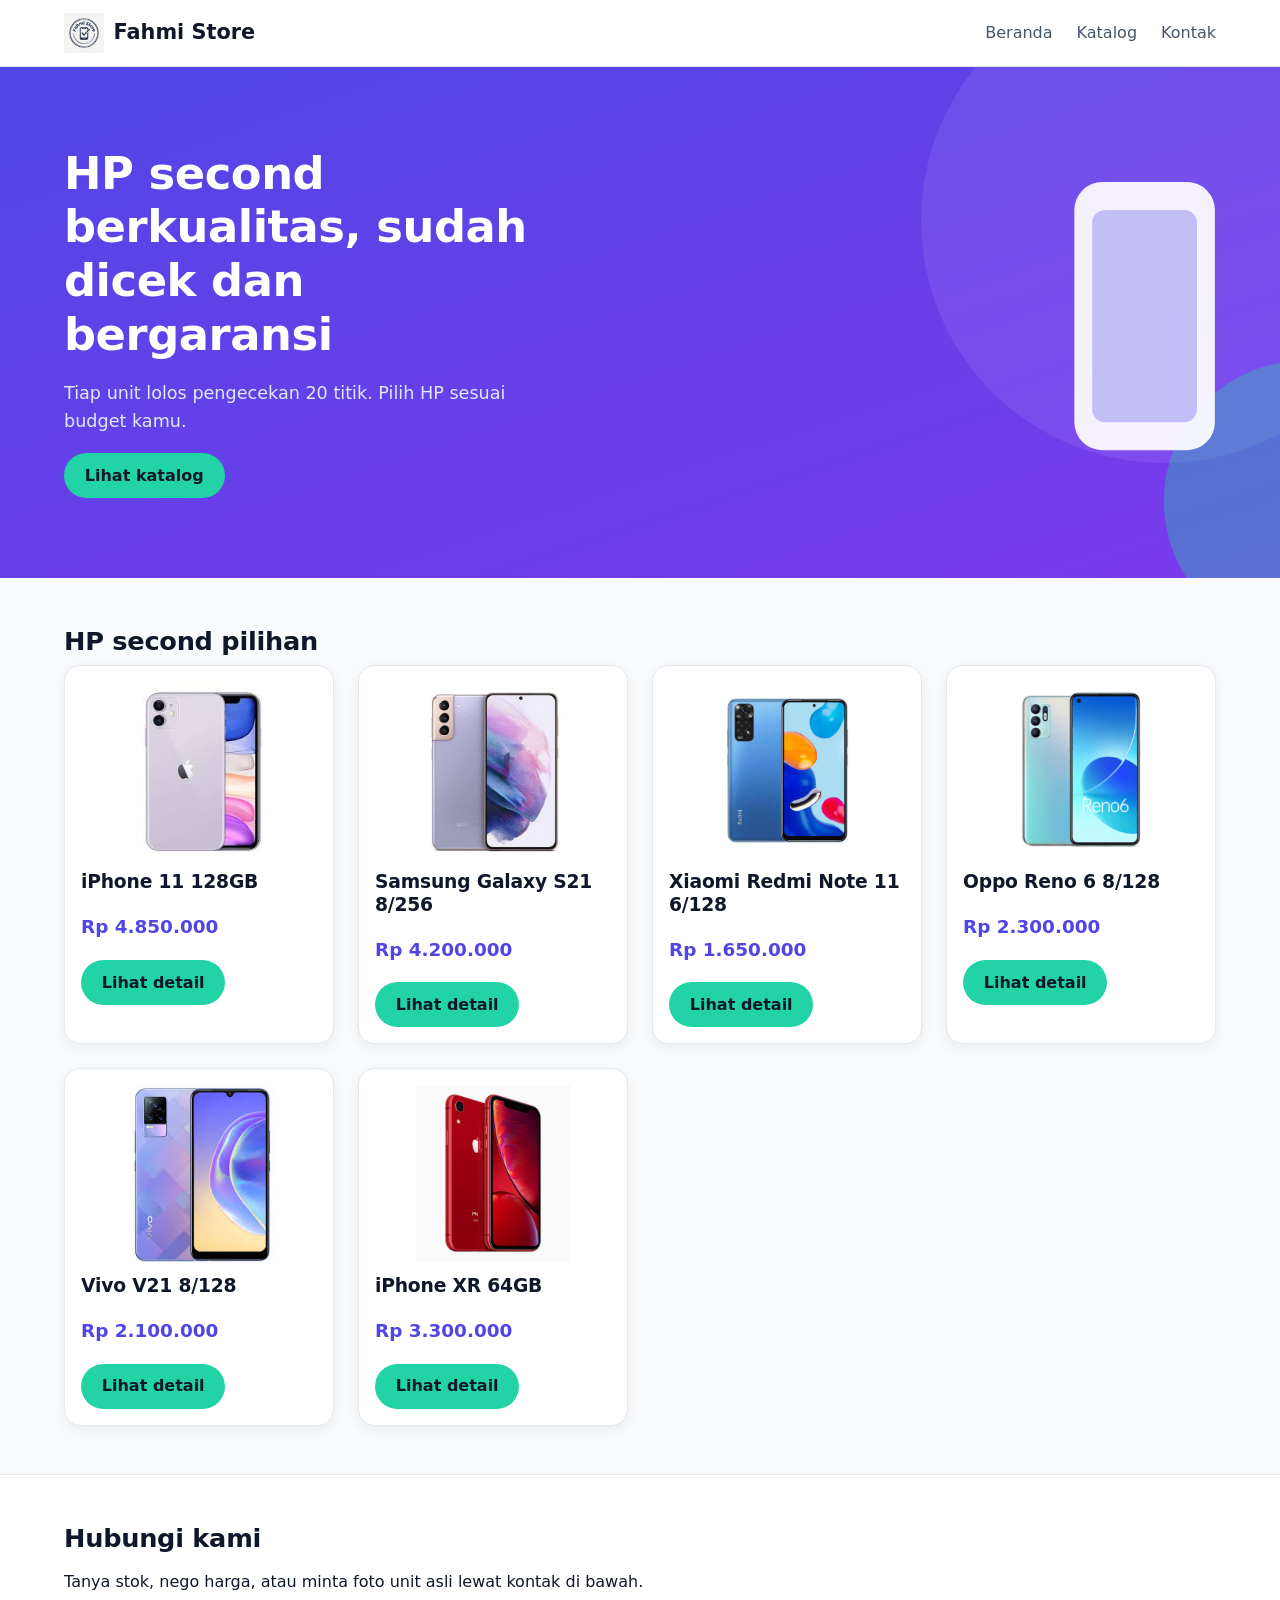
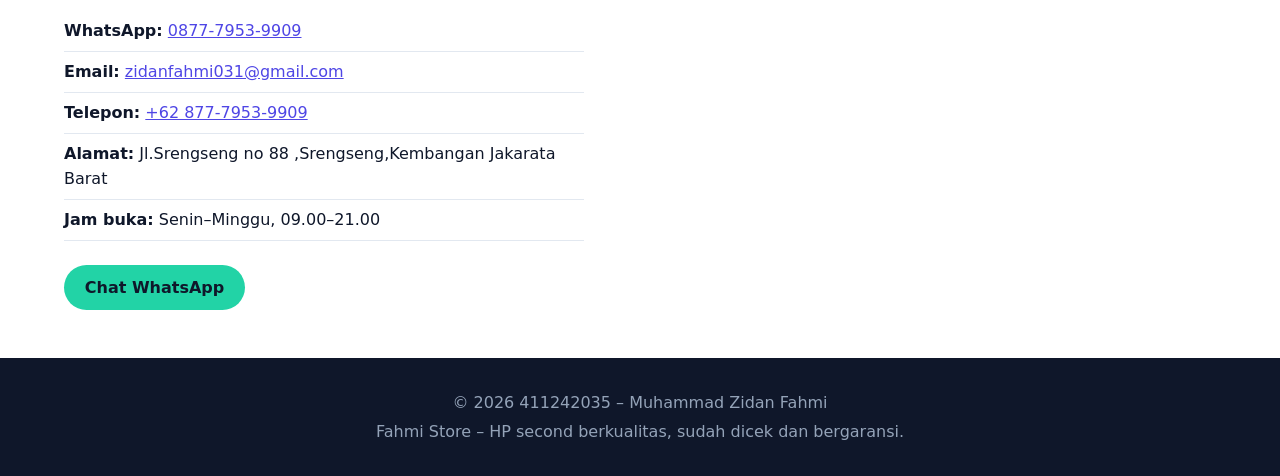
<file: index.html>
<!DOCTYPE html>
<html lang="id">
<head>
  <meta charset="UTF-8">
  <meta name="viewport" content="width=device-width, initial-scale=1.0">
  <title>Fahmi Store - Katalog HP Second Berkualitas</title>
  <link rel="stylesheet" href="css/style.css">
</head>
<body>
  <header id="header">
    <a href="index.html" class="logo"><img src="images/logo_fahmi.jpg" alt="Logo Fahmi Store" width="40" height="40"><span>Fahmi Store</span></a>
    <nav>
      <ul>
        <li><a href="index.html">Beranda</a></li>
        <li><a href="index.html#produk">Katalog</a></li>
        <li><a href="index.html#kontak">Kontak</a></li>
      </ul>
    </nav>
  </header>

  <section id="banner">
    <div class="banner-teks">
      <h1>HP second berkualitas, sudah dicek dan bergaransi</h1>
      <p>Tiap unit lolos pengecekan 20 titik. Pilih HP sesuai budget kamu.</p>
      <a href="#produk" class="btn">Lihat katalog</a>
    </div>
  </section>

  <main id="produk">
    <h2>HP second pilihan</h2>
    <div class="grid">
      <article class="card">
        <img src="images/produk-1.jpg" alt="iPhone 11 128GB">
        <h3>iPhone 11 128GB</h3>
        <p class="harga">Rp 4.850.000</p>
        <a href="produk-1.html" class="btn">Lihat detail</a>
      </article>
      <article class="card">
        <img src="images/produk-2.jpg" alt="Samsung Galaxy S21 8/256">
        <h3>Samsung Galaxy S21 8/256</h3>
        <p class="harga">Rp 4.200.000</p>
        <a href="produk-2.html" class="btn">Lihat detail</a>
      </article>
      <article class="card">
        <img src="images/produk-3.jpg" alt="Xiaomi Redmi Note 11 6/128">
        <h3>Xiaomi Redmi Note 11 6/128</h3>
        <p class="harga">Rp 1.650.000</p>
        <a href="produk-3.html" class="btn">Lihat detail</a>
      </article>
      <article class="card">
        <img src="images/produk-4.jpg" alt="Oppo Reno 6 8/128">
        <h3>Oppo Reno 6 8/128</h3>
        <p class="harga">Rp 2.300.000</p>
        <a href="produk-4.html" class="btn">Lihat detail</a>
      </article>
      <article class="card">
        <img src="images/produk-5.jpg" alt="Vivo V21 8/128">
        <h3>Vivo V21 8/128</h3>
        <p class="harga">Rp 2.100.000</p>
        <a href="produk-5.html" class="btn">Lihat detail</a>
      </article>
      <article class="card">
        <img src="images/produk-6.jpg" alt="iPhone XR 64GB">
        <h3>iPhone XR 64GB</h3>
        <p class="harga">Rp 3.300.000</p>
        <a href="produk-6.html" class="btn">Lihat detail</a>
      </article>
    </div>
  </main>

  <section id="kontak">
    <h2>Hubungi kami</h2>
    <p>Tanya stok, nego harga, atau minta foto unit asli lewat kontak di bawah.</p>
    <ul class="kontak-list">
      <li><strong>WhatsApp:</strong> <a href="https://wa.me/6287779539909?text=Halo%20Fahmi%20Store%2C%20saya%20mau%20tanya%20HP%20second" target="_blank" rel="noopener">0877-7953-9909</a></li>
      <li><strong>Email:</strong> <a href="mailto:zidanfahmi031@gmail.com">zidanfahmi031@gmail.com</a></li>
      <li><strong>Telepon:</strong> <a href="tel:+6287779539909">+62 877-7953-9909</a></li>
      <li><strong>Alamat:</strong> Jl.Srengseng no 88 ,Srengseng,Kembangan Jakarata Barat</li>
      <li><strong>Jam buka:</strong> Senin&ndash;Minggu, 09.00&ndash;21.00</li>
    </ul>
    <a href="https://wa.me/6287779539909?text=Halo%20Fahmi%20Store%2C%20saya%20mau%20tanya%20HP%20second" class="btn" target="_blank" rel="noopener">Chat WhatsApp</a>
  </section>

  <footer id="footer">
    <p>&copy; 2026 411242035 &ndash; Muhammad Zidan Fahmi</p>
    <p>Fahmi Store &ndash; HP second berkualitas, sudah dicek dan bergaransi.</p>
  </footer>
</body>
</html>
</file>
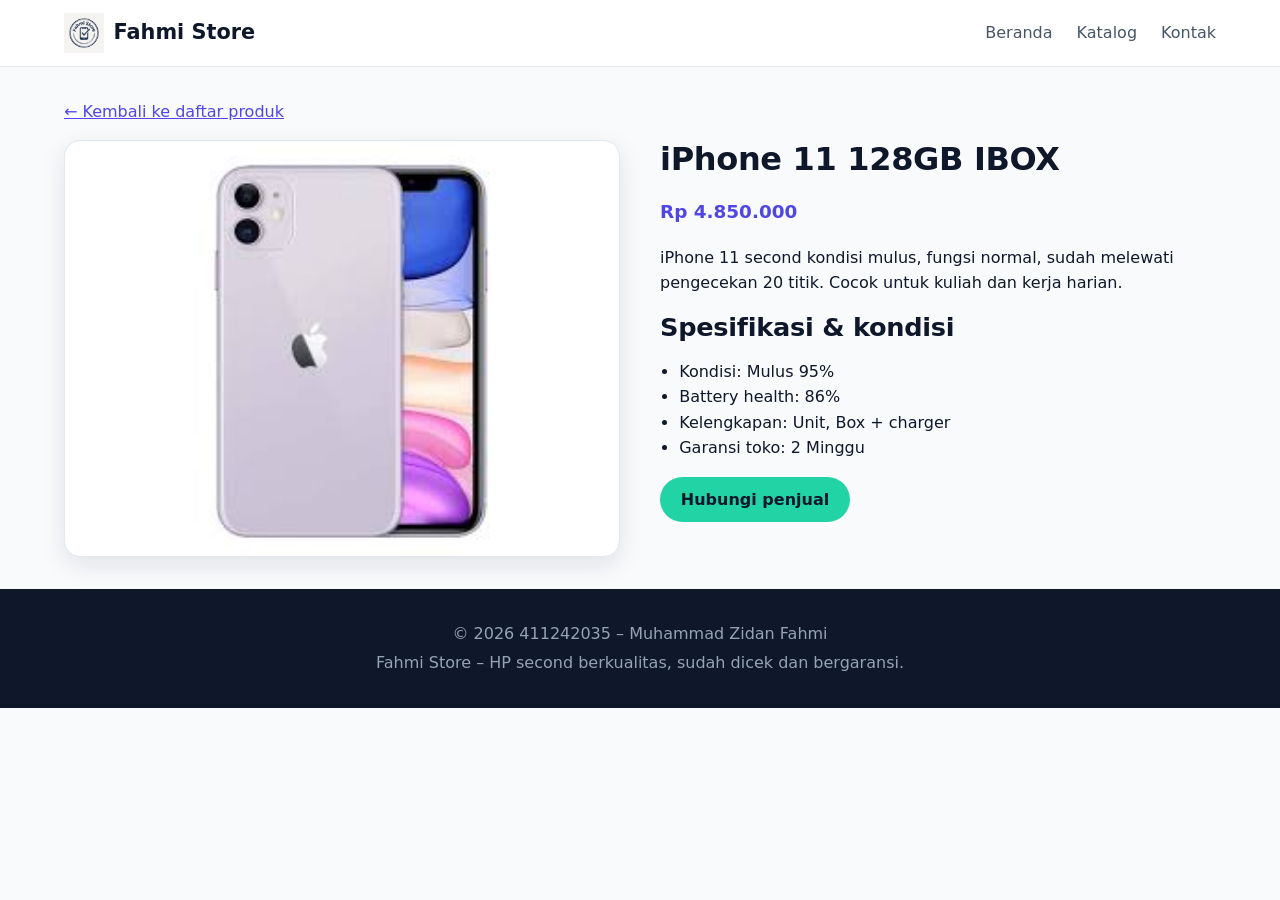
<file: produk-1.html>
<!DOCTYPE html>
<html lang="id">
<head>
  <meta charset="UTF-8">
  <meta name="viewport" content="width=device-width, initial-scale=1.0">
  <title>iPhone 11 128GB - Fahmi Store</title>
  <link rel="stylesheet" href="css/style.css">
</head>
<body>
  <header id="header">
    <a href="index.html" class="logo"><img src="images/logo_fahmi.jpg" alt="Logo Fahmi Store" width="40" height="40"><span>Fahmi Store</span></a>
    <nav>
      <ul>
        <li><a href="index.html">Beranda</a></li>
        <li><a href="index.html#produk">Katalog</a></li>
        <li><a href="index.html#kontak">Kontak</a></li>
      </ul>
    </nav>
  </header>

  <main id="detail">
    <p class="kembali"><a href="index.html#produk">&larr; Kembali ke daftar produk</a></p>
    <div class="detail-wrap">
      <img src="images/produk-1.jpg" alt="iPhone 11 128GB">
      <div class="detail-info">
        <h1>iPhone 11 128GB IBOX</h1>
        <p class="harga">Rp 4.850.000</p>
        <p>iPhone 11 second kondisi mulus, fungsi normal, sudah melewati pengecekan 20 titik. Cocok untuk kuliah dan kerja harian.</p>
        <h2>Spesifikasi &amp; kondisi</h2>
        <ul>
        <li>Kondisi: Mulus 95%</li>
        <li>Battery health: 86%</li>
        <li>Kelengkapan: Unit, Box + charger</li>
        <li>Garansi toko: 2 Minggu</li>
        </ul>
        <a href="https://wa.me/6287779539909?text=Halo%20Fahmi%20Store%2C%20saya%20tertarik%20dengan%20iPhone%2011%20128GB.%20Apakah%20masih%20tersedia%3F" class="btn" target="_blank" rel="noopener">Hubungi penjual</a>
      </div>
    </div>
  </main>

  <footer id="footer">
    <p>&copy; 2026 411242035 &ndash; Muhammad Zidan Fahmi</p>
    <p>Fahmi Store &ndash; HP second berkualitas, sudah dicek dan bergaransi.</p>
  </footer>
</body>
</html>
</file>
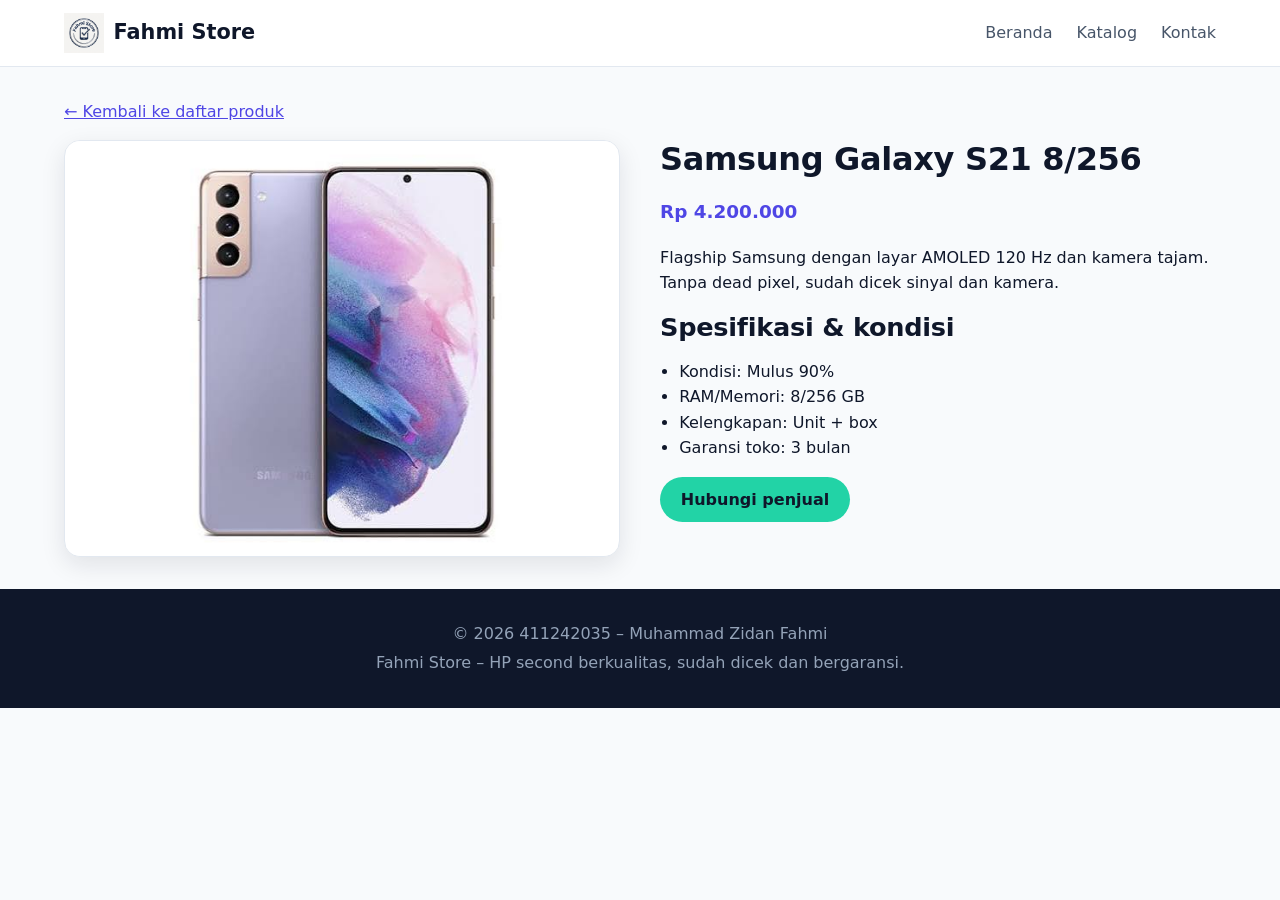
<file: produk-2.html>
<!DOCTYPE html>
<html lang="id">
<head>
  <meta charset="UTF-8">
  <meta name="viewport" content="width=device-width, initial-scale=1.0">
  <title>Samsung Galaxy S21 8/256 - Fahmi Store</title>
  <link rel="stylesheet" href="css/style.css">
</head>
<body>
  <header id="header">
    <a href="index.html" class="logo"><img src="images/logo_fahmi.jpg" alt="Logo Fahmi Store" width="40" height="40"><span>Fahmi Store</span></a>
    <nav>
      <ul>
        <li><a href="index.html">Beranda</a></li>
        <li><a href="index.html#produk">Katalog</a></li>
        <li><a href="index.html#kontak">Kontak</a></li>
      </ul>
    </nav>
  </header>

  <main id="detail">
    <p class="kembali"><a href="index.html#produk">&larr; Kembali ke daftar produk</a></p>
    <div class="detail-wrap">
      <img src="images/produk-2.jpg" alt="Samsung Galaxy S21 8/256">
      <div class="detail-info">
        <h1>Samsung Galaxy S21 8/256</h1>
        <p class="harga">Rp 4.200.000</p>
        <p>Flagship Samsung dengan layar AMOLED 120 Hz dan kamera tajam. Tanpa dead pixel, sudah dicek sinyal dan kamera.</p>
        <h2>Spesifikasi &amp; kondisi</h2>
        <ul>
        <li>Kondisi: Mulus 90%</li>
        <li>RAM/Memori: 8/256 GB</li>
        <li>Kelengkapan: Unit + box</li>
        <li>Garansi toko: 3 bulan</li>
        </ul>
        <a href="https://wa.me/6287779539909?text=Halo%20Fahmi%20Store%2C%20saya%20tertarik%20dengan%20Samsung%20Galaxy%20S21%208/256.%20Apakah%20masih%20tersedia%3F" class="btn" target="_blank" rel="noopener">Hubungi penjual</a>
      </div>
    </div>
  </main>

  <footer id="footer">
    <p>&copy; 2026 411242035 &ndash; Muhammad Zidan Fahmi</p>
    <p>Fahmi Store &ndash; HP second berkualitas, sudah dicek dan bergaransi.</p>
  </footer>
</body>
</html>
</file>
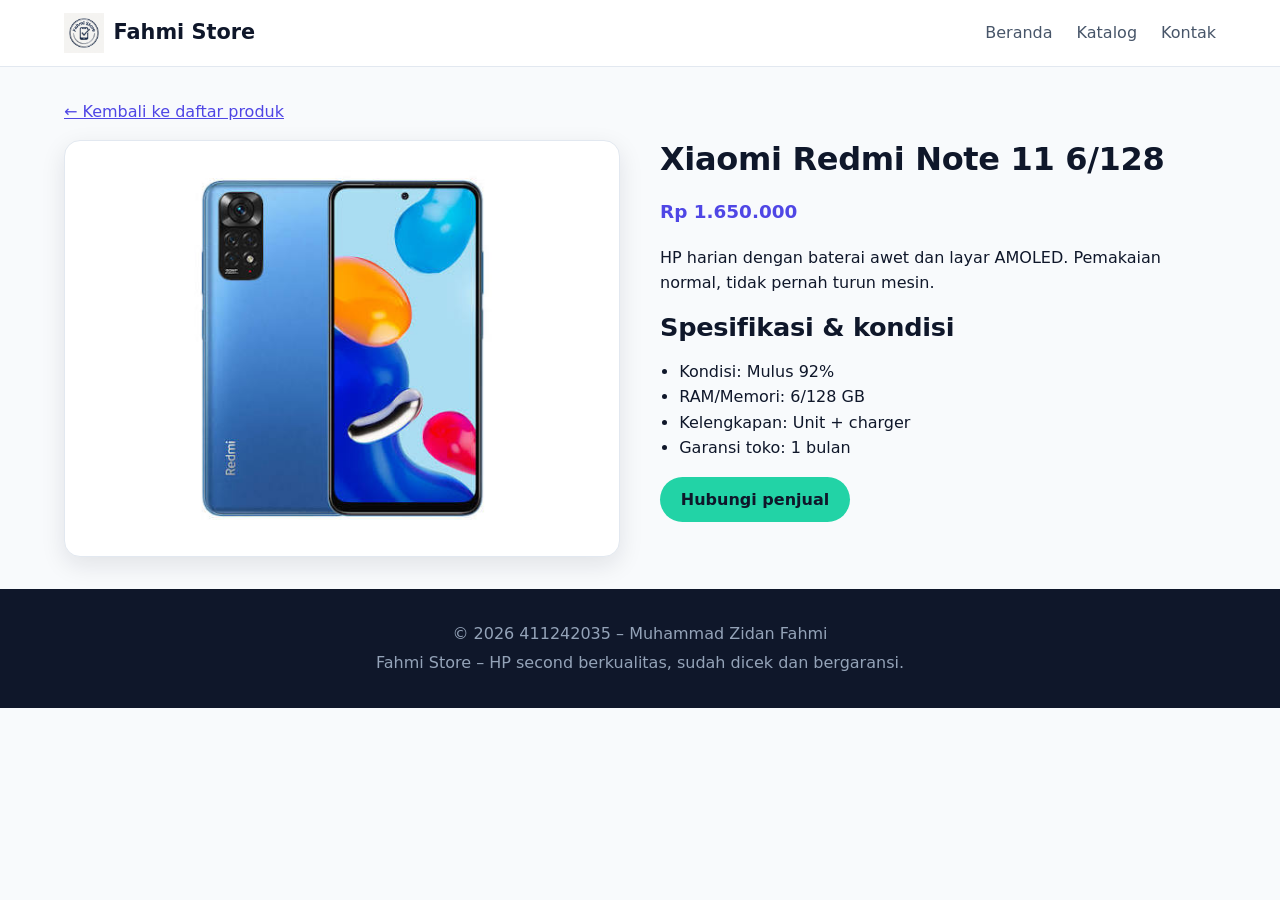
<file: produk-3.html>
<!DOCTYPE html>
<html lang="id">
<head>
  <meta charset="UTF-8">
  <meta name="viewport" content="width=device-width, initial-scale=1.0">
  <title>Xiaomi Redmi Note 11 6/128 - Fahmi Store</title>
  <link rel="stylesheet" href="css/style.css">
</head>
<body>
  <header id="header">
    <a href="index.html" class="logo"><img src="images/logo_fahmi.jpg" alt="Logo Fahmi Store" width="40" height="40"><span>Fahmi Store</span></a>
    <nav>
      <ul>
        <li><a href="index.html">Beranda</a></li>
        <li><a href="index.html#produk">Katalog</a></li>
        <li><a href="index.html#kontak">Kontak</a></li>
      </ul>
    </nav>
  </header>

  <main id="detail">
    <p class="kembali"><a href="index.html#produk">&larr; Kembali ke daftar produk</a></p>
    <div class="detail-wrap">
      <img src="images/produk-3.jpg" alt="Xiaomi Redmi Note 11 6/128">
      <div class="detail-info">
        <h1>Xiaomi Redmi Note 11 6/128</h1>
        <p class="harga">Rp 1.650.000</p>
        <p>HP harian dengan baterai awet dan layar AMOLED. Pemakaian normal, tidak pernah turun mesin.</p>
        <h2>Spesifikasi &amp; kondisi</h2>
        <ul>
        <li>Kondisi: Mulus 92%</li>
        <li>RAM/Memori: 6/128 GB</li>
        <li>Kelengkapan: Unit + charger</li>
        <li>Garansi toko: 1 bulan</li>
        </ul>
        <a href="https://wa.me/6287779539909?text=Halo%20Fahmi%20Store%2C%20saya%20tertarik%20dengan%20Xiaomi%20Redmi%20Note%2011%206/128.%20Apakah%20masih%20tersedia%3F" class="btn" target="_blank" rel="noopener">Hubungi penjual</a>
      </div>
    </div>
  </main>

  <footer id="footer">
    <p>&copy; 2026 411242035 &ndash; Muhammad Zidan Fahmi</p>
    <p>Fahmi Store &ndash; HP second berkualitas, sudah dicek dan bergaransi.</p>
  </footer>
</body>
</html>
</file>
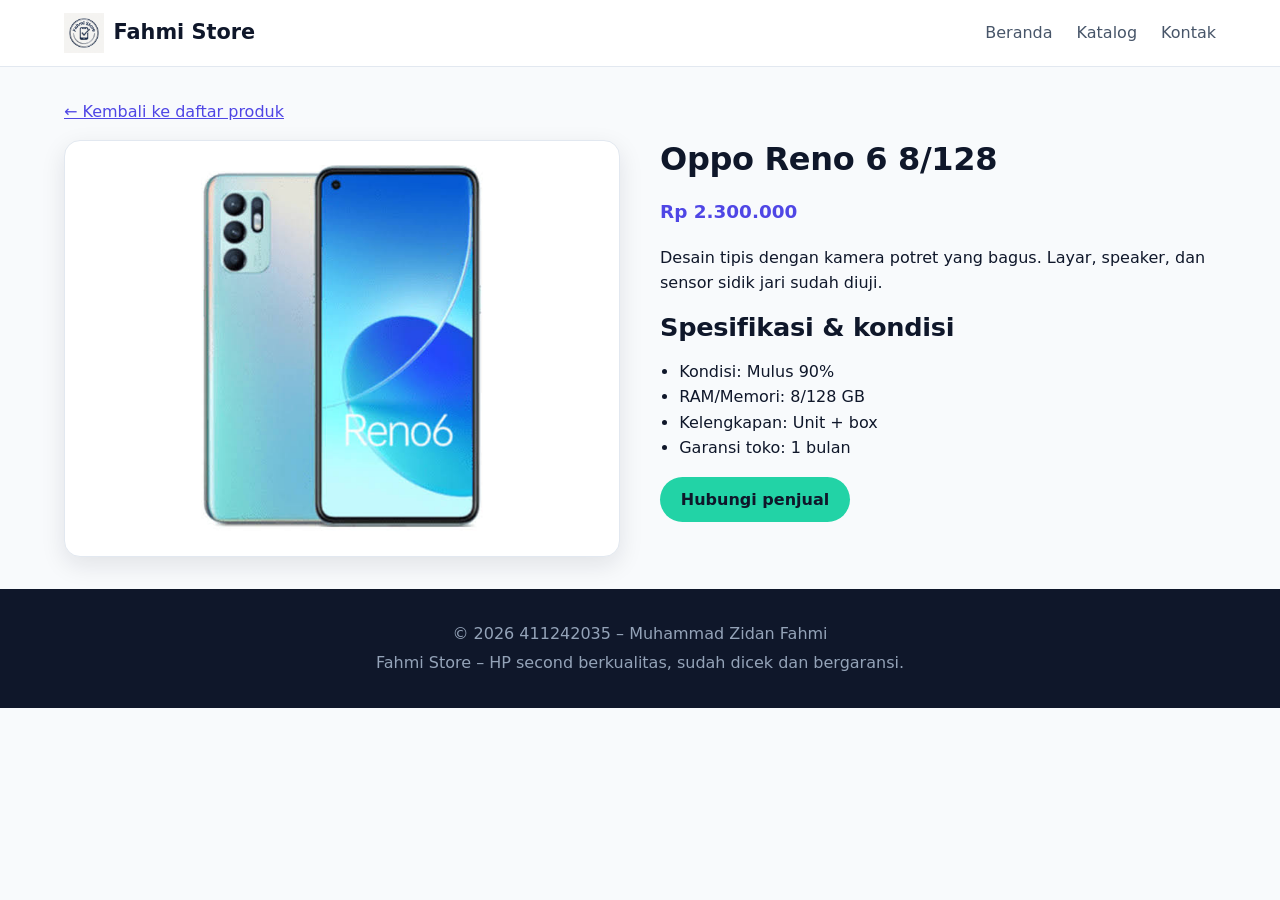
<file: produk-4.html>
<!DOCTYPE html>
<html lang="id">
<head>
  <meta charset="UTF-8">
  <meta name="viewport" content="width=device-width, initial-scale=1.0">
  <title>Oppo Reno 6 8/128 - Fahmi Store</title>
  <link rel="stylesheet" href="css/style.css">
</head>
<body>
  <header id="header">
    <a href="index.html" class="logo"><img src="images/logo_fahmi.jpg" alt="Logo Fahmi Store" width="40" height="40"><span>Fahmi Store</span></a>
    <nav>
      <ul>
        <li><a href="index.html">Beranda</a></li>
        <li><a href="index.html#produk">Katalog</a></li>
        <li><a href="index.html#kontak">Kontak</a></li>
      </ul>
    </nav>
  </header>

  <main id="detail">
    <p class="kembali"><a href="index.html#produk">&larr; Kembali ke daftar produk</a></p>
    <div class="detail-wrap">
      <img src="images/produk-4.jpg" alt="Oppo Reno 6 8/128">
      <div class="detail-info">
        <h1>Oppo Reno 6 8/128</h1>
        <p class="harga">Rp 2.300.000</p>
        <p>Desain tipis dengan kamera potret yang bagus. Layar, speaker, dan sensor sidik jari sudah diuji.</p>
        <h2>Spesifikasi &amp; kondisi</h2>
        <ul>
        <li>Kondisi: Mulus 90%</li>
        <li>RAM/Memori: 8/128 GB</li>
        <li>Kelengkapan: Unit + box</li>
        <li>Garansi toko: 1 bulan</li>
        </ul>
        <a href="https://wa.me/6287779539909?text=Halo%20Fahmi%20Store%2C%20saya%20tertarik%20dengan%20Oppo%20Reno%206%208/128.%20Apakah%20masih%20tersedia%3F" class="btn" target="_blank" rel="noopener">Hubungi penjual</a>
      </div>
    </div>
  </main>

  <footer id="footer">
    <p>&copy; 2026 411242035 &ndash; Muhammad Zidan Fahmi</p>
    <p>Fahmi Store &ndash; HP second berkualitas, sudah dicek dan bergaransi.</p>
  </footer>
</body>
</html>
</file>
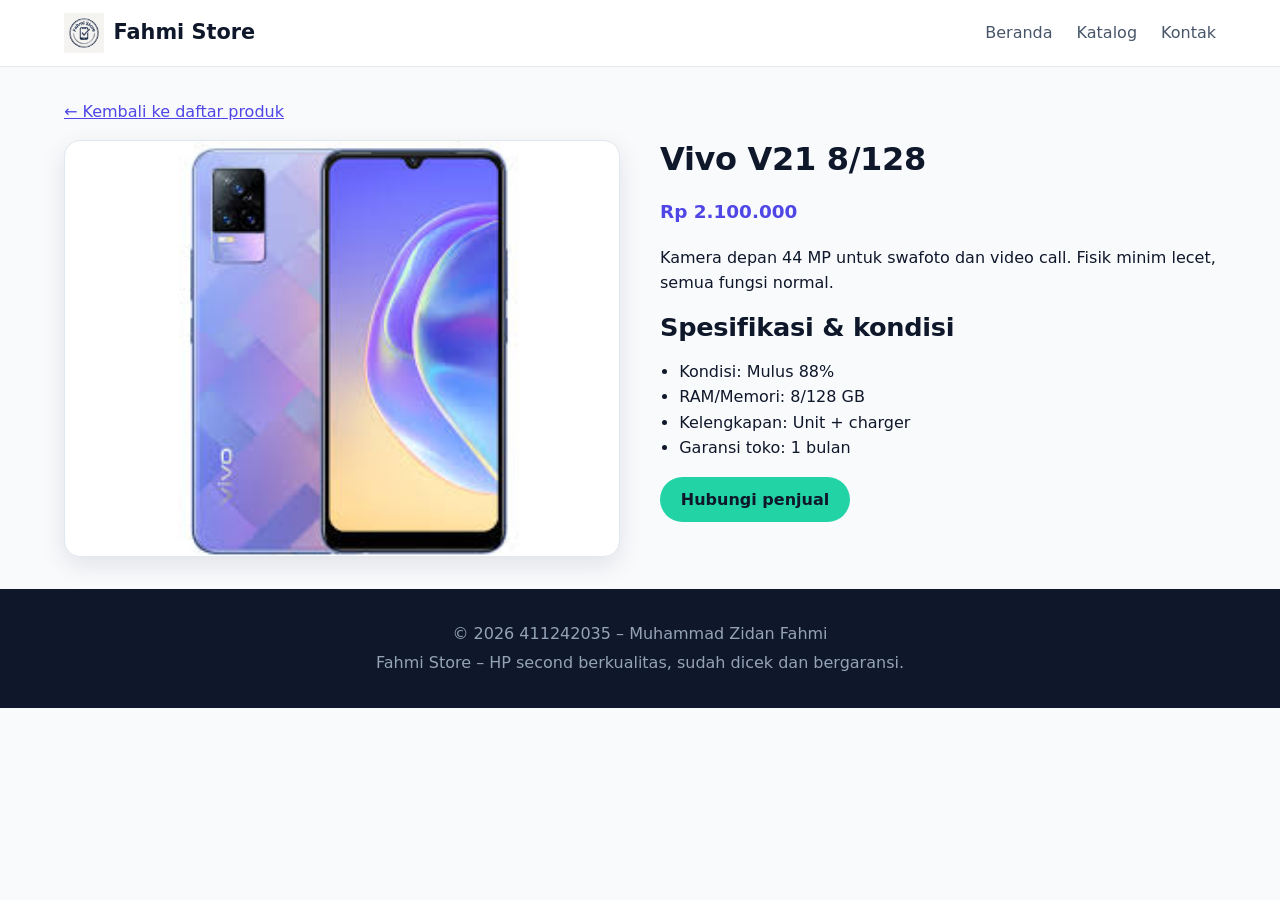
<file: produk-5.html>
<!DOCTYPE html>
<html lang="id">
<head>
  <meta charset="UTF-8">
  <meta name="viewport" content="width=device-width, initial-scale=1.0">
  <title>Vivo V21 8/128 - Fahmi Store</title>
  <link rel="stylesheet" href="css/style.css">
</head>
<body>
  <header id="header">
    <a href="index.html" class="logo"><img src="images/logo_fahmi.jpg" alt="Logo Fahmi Store" width="40" height="40"><span>Fahmi Store</span></a>
    <nav>
      <ul>
        <li><a href="index.html">Beranda</a></li>
        <li><a href="index.html#produk">Katalog</a></li>
        <li><a href="index.html#kontak">Kontak</a></li>
      </ul>
    </nav>
  </header>

  <main id="detail">
    <p class="kembali"><a href="index.html#produk">&larr; Kembali ke daftar produk</a></p>
    <div class="detail-wrap">
      <img src="images/produk-5.jpg" alt="Vivo V21 8/128">
      <div class="detail-info">
        <h1>Vivo V21 8/128</h1>
        <p class="harga">Rp 2.100.000</p>
        <p>Kamera depan 44 MP untuk swafoto dan video call. Fisik minim lecet, semua fungsi normal.</p>
        <h2>Spesifikasi &amp; kondisi</h2>
        <ul>
        <li>Kondisi: Mulus 88%</li>
        <li>RAM/Memori: 8/128 GB</li>
        <li>Kelengkapan: Unit + charger</li>
        <li>Garansi toko: 1 bulan</li>
        </ul>
        <a href="https://wa.me/6287779539909?text=Halo%20Fahmi%20Store%2C%20saya%20tertarik%20dengan%20Vivo%20V21%208/128.%20Apakah%20masih%20tersedia%3F" class="btn" target="_blank" rel="noopener">Hubungi penjual</a>
      </div>
    </div>
  </main>

  <footer id="footer">
    <p>&copy; 2026 411242035 &ndash; Muhammad Zidan Fahmi</p>
    <p>Fahmi Store &ndash; HP second berkualitas, sudah dicek dan bergaransi.</p>
  </footer>
</body>
</html>
</file>
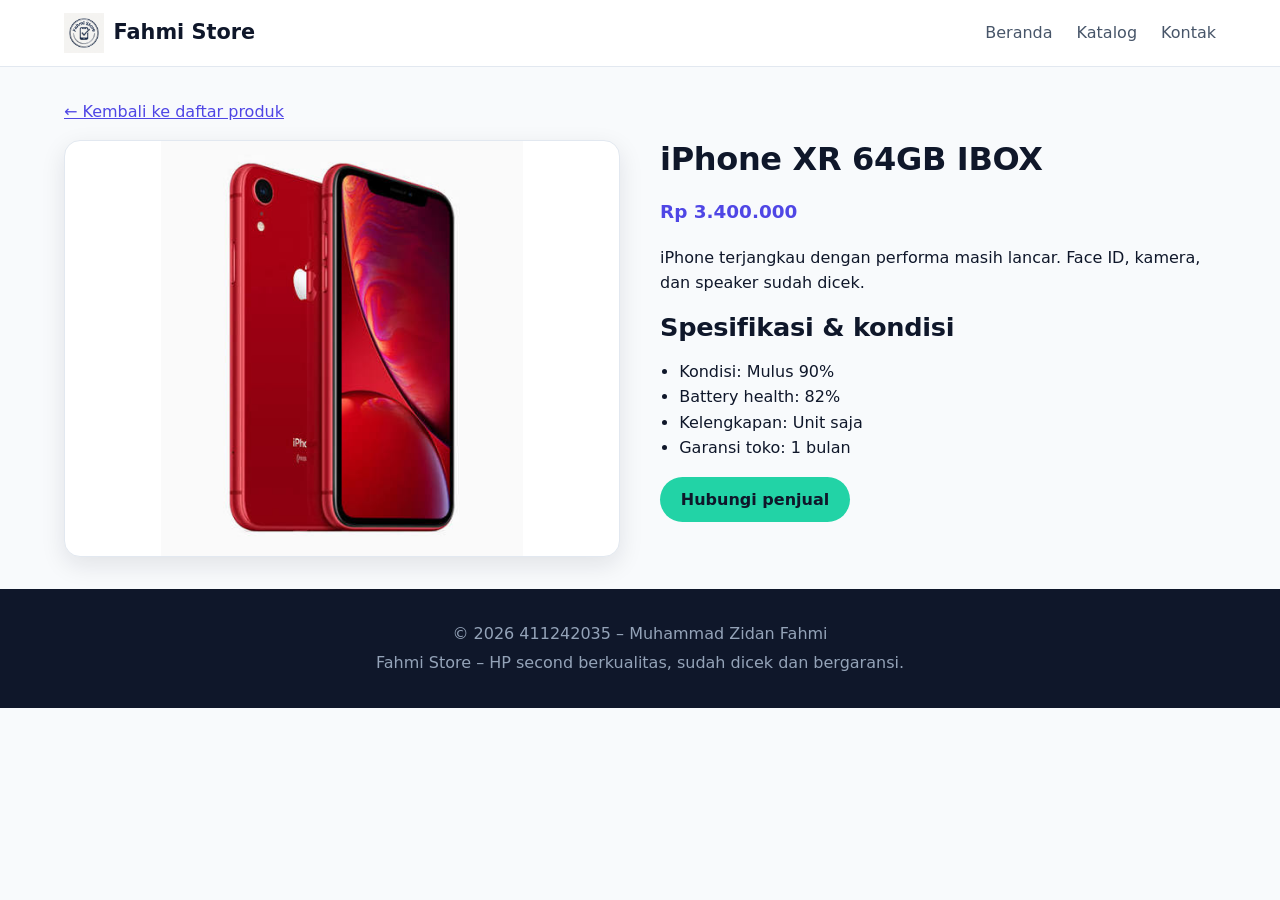
<file: produk-6.html>
<!DOCTYPE html>
<html lang="id">
<head>
  <meta charset="UTF-8">
  <meta name="viewport" content="width=device-width, initial-scale=1.0">
  <title>iPhone XR 64GB - Fahmi Store</title>
  <link rel="stylesheet" href="css/style.css">
</head>
<body>
  <header id="header">
    <a href="index.html" class="logo"><img src="images/logo_fahmi.jpg" alt="Logo Fahmi Store" width="40" height="40"><span>Fahmi Store</span></a>
    <nav>
      <ul>
        <li><a href="index.html">Beranda</a></li>
        <li><a href="index.html#produk">Katalog</a></li>
        <li><a href="index.html#kontak">Kontak</a></li>
      </ul>
    </nav>
  </header>

  <main id="detail">
    <p class="kembali"><a href="index.html#produk">&larr; Kembali ke daftar produk</a></p>
    <div class="detail-wrap">
      <img src="images/produk-6.jpg" alt="iPhone XR 64GB">
      <div class="detail-info">
        <h1>iPhone XR 64GB IBOX</h1>
        <p class="harga">Rp 3.400.000</p>
        <p>iPhone terjangkau dengan performa masih lancar. Face ID, kamera, dan speaker sudah dicek.</p>
        <h2>Spesifikasi &amp; kondisi</h2>
        <ul>
        <li>Kondisi: Mulus 90%</li>
        <li>Battery health: 82%</li>
        <li>Kelengkapan: Unit saja</li>
        <li>Garansi toko: 1 bulan</li>
        </ul>
        <a href="https://wa.me/6287779539909?text=Halo%20Fahmi%20Store%2C%20saya%20tertarik%20dengan%20iPhone%20XR%2064GB.%20Apakah%20masih%20tersedia%3F" class="btn" target="_blank" rel="noopener">Hubungi penjual</a>
      </div>
    </div>
  </main>

  <footer id="footer">
    <p>&copy; 2026 411242035 &ndash; Muhammad Zidan Fahmi</p>
    <p>Fahmi Store &ndash; HP second berkualitas, sudah dicek dan bergaransi.</p>
  </footer>
</body>
</html>
</file>
<file: css/style.css>
/* ===== Selector TAG ===== */
* { box-sizing: border-box; }
body { margin: 0; font-family: "Inter", "Segoe UI", system-ui, sans-serif; background: #f8fafc; color: #0f172a; line-height: 1.6; }
h1, h2, h3 { line-height: 1.2; margin: 0 0 .5rem; letter-spacing: -0.01em; }
h2 { font-size: 1.6rem; }
a { color: #4f46e5; }
img { max-width: 100%; display: block; }
ul { padding-left: 1.2rem; }

/* ===== Selector ID ===== */
#header { position: sticky; top: 0; z-index: 10; display: flex; justify-content: space-between; align-items: center; flex-wrap: wrap; gap: .75rem; padding: .8rem 5%; background: rgba(255,255,255,.92); backdrop-filter: blur(8px); border-bottom: 1px solid #e2e8f0; }
#header nav ul { list-style: none; display: flex; gap: 1.5rem; margin: 0; padding: 0; }
#header nav a { color: #475569; text-decoration: none; font-weight: 500; }
#header nav a:hover { color: #4f46e5; }

#banner { background: #4f46e5 url("../images/banner.svg") center / cover no-repeat; color: #fff; padding: 5rem 5%; }
#banner h1 { font-size: 2.8rem; max-width: 16ch; }
#banner p { max-width: 42ch; color: #e0e7ff; font-size: 1.1rem; }

#produk { padding: 3rem 5%; }
#kontak { padding: 3rem 5%; background: #fff; border-top: 1px solid #e2e8f0; }
#detail { padding: 2rem 5%; }

#footer { background: #0f172a; color: #94a3b8; text-align: center; padding: 1.8rem 5%; }
#footer p { margin: .2rem 0; }

/* ===== Selector CLASS ===== */
.logo { display: flex; align-items: center; gap: .6rem; color: #0f172a; font-weight: 800; font-size: 1.3rem; text-decoration: none; }
.grid { display: grid; grid-template-columns: repeat(auto-fit, minmax(250px, 1fr)); gap: 1.5rem; }
.card { background: #fff; border: 1px solid #e2e8f0; border-radius: 16px; padding: 1rem; box-shadow: 0 4px 14px rgba(15,23,42,.06); transition: transform .2s, box-shadow .2s; }
.card:hover { transform: translateY(-4px); box-shadow: 0 10px 24px rgba(79,70,229,.15); }
.card img { width: 100%; aspect-ratio: 4 / 3; object-fit: contain; background: #fff; border-radius: 12px; margin-bottom: .8rem; }
.harga { font-weight: 800; color: #4f46e5; font-size: 1.15rem; }
.btn { display: inline-block; background: #22d3a6; color: #0f172a; padding: .6rem 1.3rem; border-radius: 999px; font-weight: 700; text-decoration: none; }
.btn:hover, .btn:focus-visible { background: #5eead4; }
.detail-wrap { display: grid; grid-template-columns: 1fr 1fr; gap: 2.5rem; align-items: start; }
.detail-wrap img { width: 100%; aspect-ratio: 4 / 3; object-fit: contain; background: #fff; border: 1px solid #e2e8f0; border-radius: 16px; box-shadow: 0 8px 24px rgba(15,23,42,.1); }
.kembali { margin-top: 0; }

.kontak-list { list-style: none; padding: 0; margin: 1rem 0 1.5rem; }
.kontak-list li { padding: .45rem 0; border-bottom: 1px solid #e2e8f0; max-width: 520px; }

/* ===== Responsif ===== */
@media (max-width: 700px) {
  .detail-wrap { grid-template-columns: 1fr; }
  #banner h1 { font-size: 2rem; }
}
</file>
